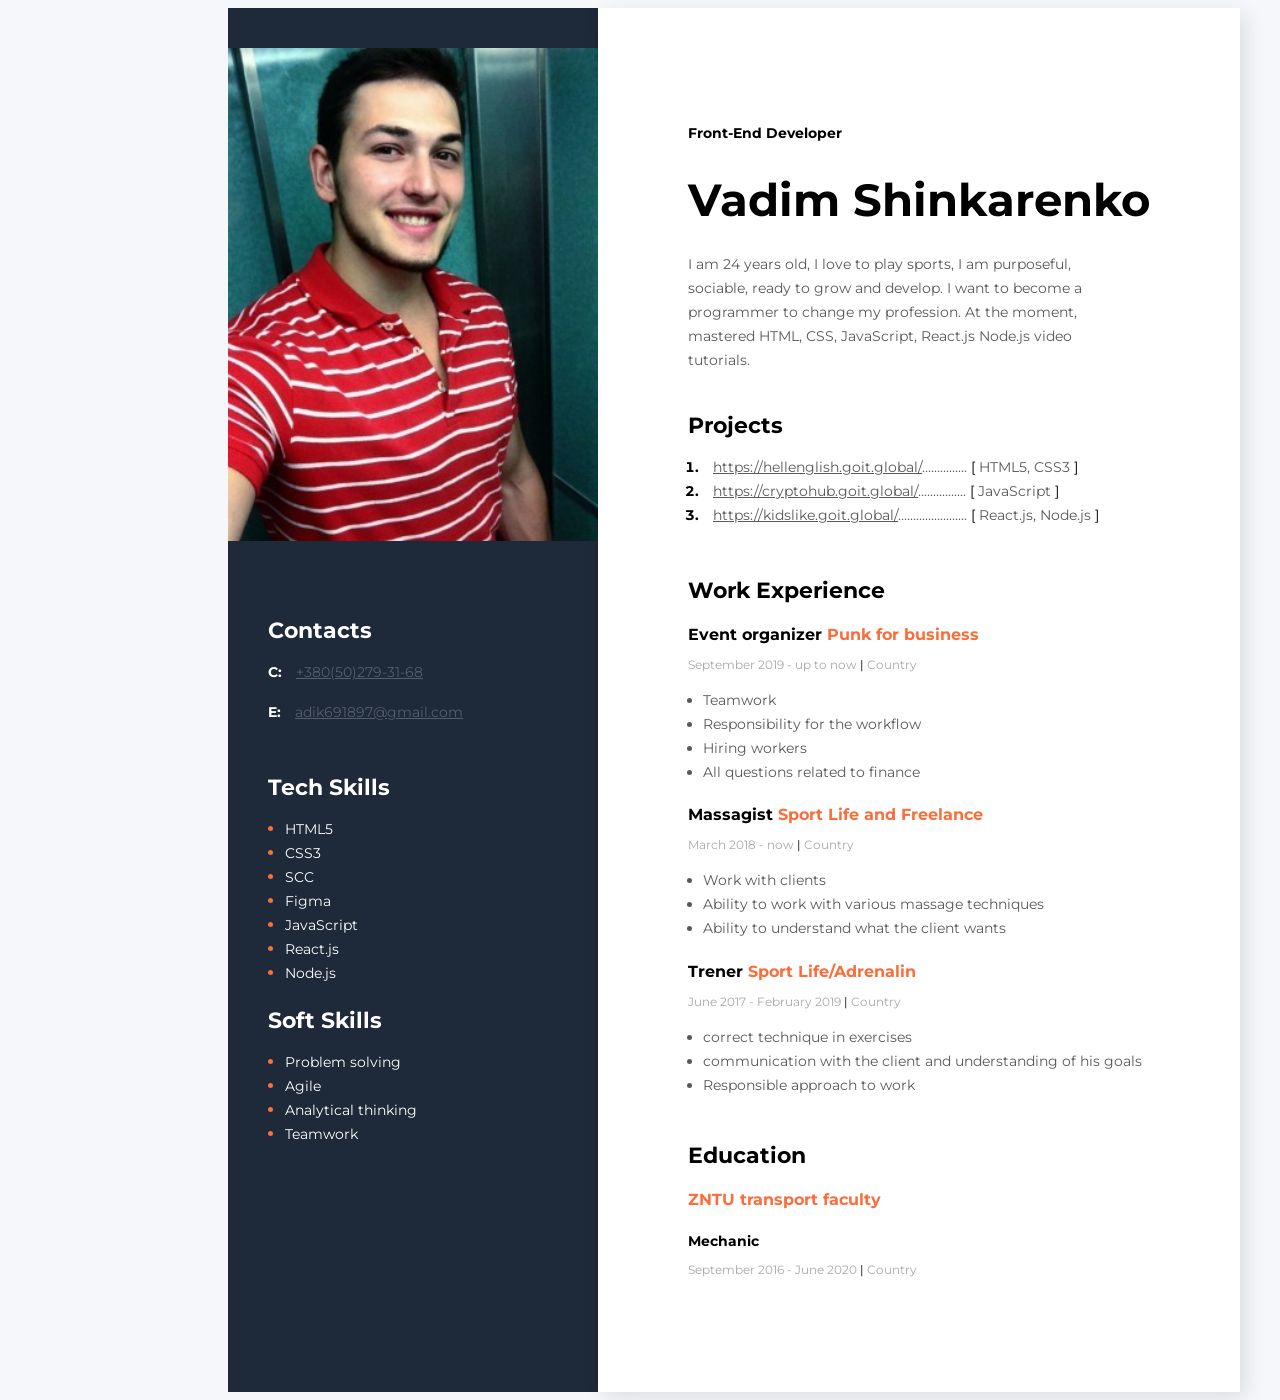
<file: index.html>
<!DOCTYPE html>
<html lang="en">
<head>
    <meta charset="UTF-8">
    <meta name="viewport" content="width=device-width, initial-scale=1.0">
    <title>My resumee</title>
    <link rel="preconnect" href="https://fonts.googleapis.com">
<link rel="preconnect" href="https://fonts.gstatic.com" crossorigin>
<link href="https://fonts.googleapis.com/css2?family=Montserrat:wght@400;700&display=swap" rel="stylesheet">
    <link rel="stylesheet" href="/styles.css">
</head>
<body>
<!-- MAIN -->
<div class="main">
    <!-- content -->
    <div class="content">
        <!-- about user -->
        <div class="about">
            <h2 class="about-position">Front-End Developer</h2>
            <h1 class="about-name">Vadim Shinkarenko</h1>
            <p class="about_description">I am 24 years old, I love to play sports, I am purposeful, sociable, ready to grow and develop. I want to become a programmer to change my profession.

                At the moment, mastered HTML, СSS, JavaScript, React.js
                Node.js video tutorials.</p>
        </div>
        <!-- Projects -->
        <div class="projects">
            <h3 class="title">Projects</h3>
            <ol class="projects-list">
                <li class="projects-item"><span class="project"><a href="https://hellenglish.goit.global/" class="projects-link">https://hellenglish.goit.global/</a>............... <span class="projects-bracket">[</span>  HTML5, CSS3 <span class="projects-bracket">]</span></li>
                <li class="projects-item"><span class="project"><a href="https://cryptohub.goit.global/" class="projects-link">https://cryptohub.goit.global/</a>................ <span class="projects-bracket">[</span> JavaScript <span class="projects-bracket">]</span></li>
                <li class="projects-item"><span class="project"><a href="https://kidslike.goit.global/" class="projects-link">https://kidslike.goit.global/</a>....................... <span class="projects-bracket">[</span> React.js, Node.js <span class="projects-bracket">]</span></li>
            </ol>
        </div>
        <!-- Work -->
        <div class="work">
            <h3 class="title">Work Experience</h3>
            <!-- Company 1 -->
            <div>
                <h4 class="work-position">Event organizer <span class="orhanization">Punk for business</span>  </h4>
                <p class="period">September 2019 - up to now  <span class="line"> |</span>  Country</p>
                <ul class="work-list">
                    <li class="work-list-item">Teamwork</li>
                    <li class="work-list-item">Responsibility for the workflow</li>
                    <li class="work-list-item">Hiring workers</li>
                    <li class="work-list-item">All questions related to finance</li>
                </ul>
            </div>
            <!-- Company 2  -->
            <div>
                <h4 class="work-position">Massagist <span class="orhanization">Sport Life and Freelance</span></h4>
                <p class="period">March 2018 - now  <span class="line"> |</span>   Country</p>
                <ul class="work-list">
                    <li class="work-list-item">Work with clients </li>
                    <li class="work-list-item">Ability to work with various massage techniques</li>
                    <li class="work-list-item">Ability to understand what the client wants</li>
                </ul>
            </div>
            <!-- Company 3  -->
            <div>
                <h4 class="work-position">Trener <span class="orhanization">Sport Life/Adrenalin</span></h4>
                <p class="period">June 2017 - February 2019 <span class="line"> |</span>   Country</p>
                <ul class="work-list">
                    <li class="work-list-item">correct technique in exercises</li>
                    <li class="work-list-item">communication with the client and understanding of his goals</li>
                    <li class="work-list-item">Responsible approach to work</li>
                </ul>
            </div>
            <!-- Education -->
            <div class="education">
                <h3 class="title-education">Education</h3>
                <h4 class="position-education"><span class="orhanization">ZNTU transport faculty</span></h4>
                <h5 class="manag">Mechanic</h5>
                <p class="period">September 2016 - June 2020  <span class="line"> | </span>  Country</p>
            </div>
        </div>
    </div>
    <!-- saidbar -->
    <aside class="sidebar">
        <img src="img/relax.jpg" alt="User photo" class="photo">
        <!-- Contacts -->
        <div class="Contacts">
            <h3 class="sidebar-title">Contacts</h3>
        
        <!-- Cotacts tel -->
        <div>
         <p><span class="contact_type">C:</span>  <a href="tel:+380(50)279-31-68" class="contact_link">+380(50)279-31-68</a></p>   
         <p><span class="contact_type">E:</span> <a href="mailto:adik691897@gmail.com" class="contact_link">adik691897@gmail.com</a></p>   
        </div>
    </div>
        <!-- Tech skills -->
        <div class="Tech_skills">
            <h3 class="sidebar-title">Tech Skills</h3>
            <ul class="tech_skills_list">
                <li class="tech_skills_item"><span class="tech_skills_text"> HTML5</span></li>
                <li class="tech_skills_item"><span class="tech_skills_text">CSS3</span></li>
                <li class="tech_skills_item"><span class="tech_skills_text">SCC</span></li>
                <li class="tech_skills_item"><span class="tech_skills_text">Figma</span></li>
                <li class="tech_skills_item"><span class="tech_skills_text">JavaScript</span></li>
                <li class="tech_skills_item"><span class="tech_skills_text">React.js</span></li>
                <li class="tech_skills_item"><span class="tech_skills_text">Node.js</span></li>
            </ul>
        </div>
        <!-- Soft skills -->
        <div class="Soft_skills"> 
            <h3 class="sidebar-title">Soft Skills</h3>
        <ul class="soft_skills_list">
            <li class="tech_skills_item"><span class="tech_skills_text">Problem solving</span></li>
            <li class="tech_skills_item"><span class="tech_skills_text">Agile</span></li>
            <li class="tech_skills_item"><span class="tech_skills_text">Analytical thinking</span></li>
            <li class="tech_skills_item"><span class="tech_skills_text">Teamwork</span></li>
        </ul>
    </div>
    </aside>
</div>
</body>
</html>
</file>
<file: styles.css>
body {
    font-family: 'Montserrat', sans-serif;
    background-color: #F5F7FA;
}


/* Main styles */
.main {
display: flex;
flex-direction: row-reverse;
width: 1200px;
margin: 0 auto;
}


/* content style*/
.content {
    background-color: #ffffff;
    box-shadow: 6px 6px 20px rgba(0, 0, 0, 0.1);
    padding: 105px 90px;
}


/* about styles */
 
.about {
  margin-bottom: 40px;
}

.about-position {
    font-style: normal;
    font-weight: bold;
    font-size: 14px;
    line-height: 17px;
    color: #000000;
    margin-bottom: 20px;
}

.about-name {
    font-style: normal;
    font-weight: bold;
    font-size: 45px;
    line-height: 55px;
    color: #000000;
    margin-bottom: 25px;
}

.about_description {
    width: 400px;
    font-style: normal;
    font-weight: normal;
    font-size: 14px;
    line-height: 24px;
    color: #595959;
}

/* prihects styles */
.projects {
margin-bottom: 50px; 
}



.title {
    font-style: normal;
    font-weight: bold;
    font-size: 22px;
    line-height: 27px;
    color: #000000;
    margin-bottom: 10px;
}

.projects-list {
    padding: 0;
    margin-left: 15px;
}

.projects-item {
    font-style: normal;
    font-weight: bold;
    font-size: 14px;
    line-height: 24px;
    color: #000000;
}


.project, .projects-link {
    font-style: normal;
    font-weight: normal;
    font-size: 14px;
    line-height: 24px;
    color: #595959;
}

.projects-link {
    margin-left: 10px;
}

.projects-bracket {
font-style: normal;
font-weight: normal;
font-size: 14px;
line-height: 24px;
color: #000000;
}

/* work styles */
.work {

}

.work-position {
    font-style: normal;
    font-weight: bold;
    font-size: 16px;
    line-height: 20px;
    color: #000000;
    margin-bottom: 10px;
}


.orhanization {
    font-style: normal;
    font-weight: bold;
    font-size: 16px;
    line-height: 20px;
    color: #FB6D3A;
}


.period {
    font-style: normal;
    font-weight: normal;
    font-size: 12px;
    line-height: 15px;
    color: #A8A8A8;
    margin-bottom: 10px;
}


.line {
    font-style: normal;
    font-weight: normal;
    font-size: 12px;
    line-height: 15px;
    color: #000000;
}


.work-list {
    padding: 0px;
    margin-left: 15px;
}


.work-list-item {
font-style: normal;
font-weight: normal;
font-size: 14px;
line-height: 24px;
color: #595959;
}

/* Education styles*/
.education {
margin-top: 45px;
}

.title-education {
    font-style: normal;
    font-weight: bold;
    font-size: 22px;
    line-height: 27px;
    margin-bottom: 12px;
}

.position-education {
    margin-bottom: 11px;
}

.manag {
    font-style: normal;
    font-weight: bold;
    font-size: 14px;
    line-height: 17px;
    margin-bottom: 12px;
}





/* sidebar styles */

.sidebar {
    width: 370px;
background-color: #1E2939;
padding-top: 40px;

}

.photo {
    width: 370px;
    margin-bottom: 50px;
}

.sidebar-title {  
color:#FFFFFF ;
font-style: normal;
font-weight: bold;
font-size: 22px;
line-height: 27px;
margin-bottom: 10px;
}

.Contacts, .Tech_skills, .Soft_skills  {
    margin-left: 40px;
}

.Contacts {
 margin-bottom: 50px;
}


.contact_type {
font-style: normal;
font-weight: bold;
font-size: 14px;
line-height: 24px;
color: #FFFFFF;
margin-right: 10px;
}

.contact_link {
font-style: normal;
font-weight: normal;
font-size: 14px;
line-height: 24px;
color: #565E6A;
}

.tech_skills_list, .soft_skills_list {
    color: #FFFFFF;
    padding: 0;
    margin-left: 17px;
}

.tech_skills_item {
    color:#FB6D3A ;
}

.tech_skills_text {
font-style: normal;
font-weight: normal;
font-size: 14px;
line-height: 24px;
color: white;
}
</file>
